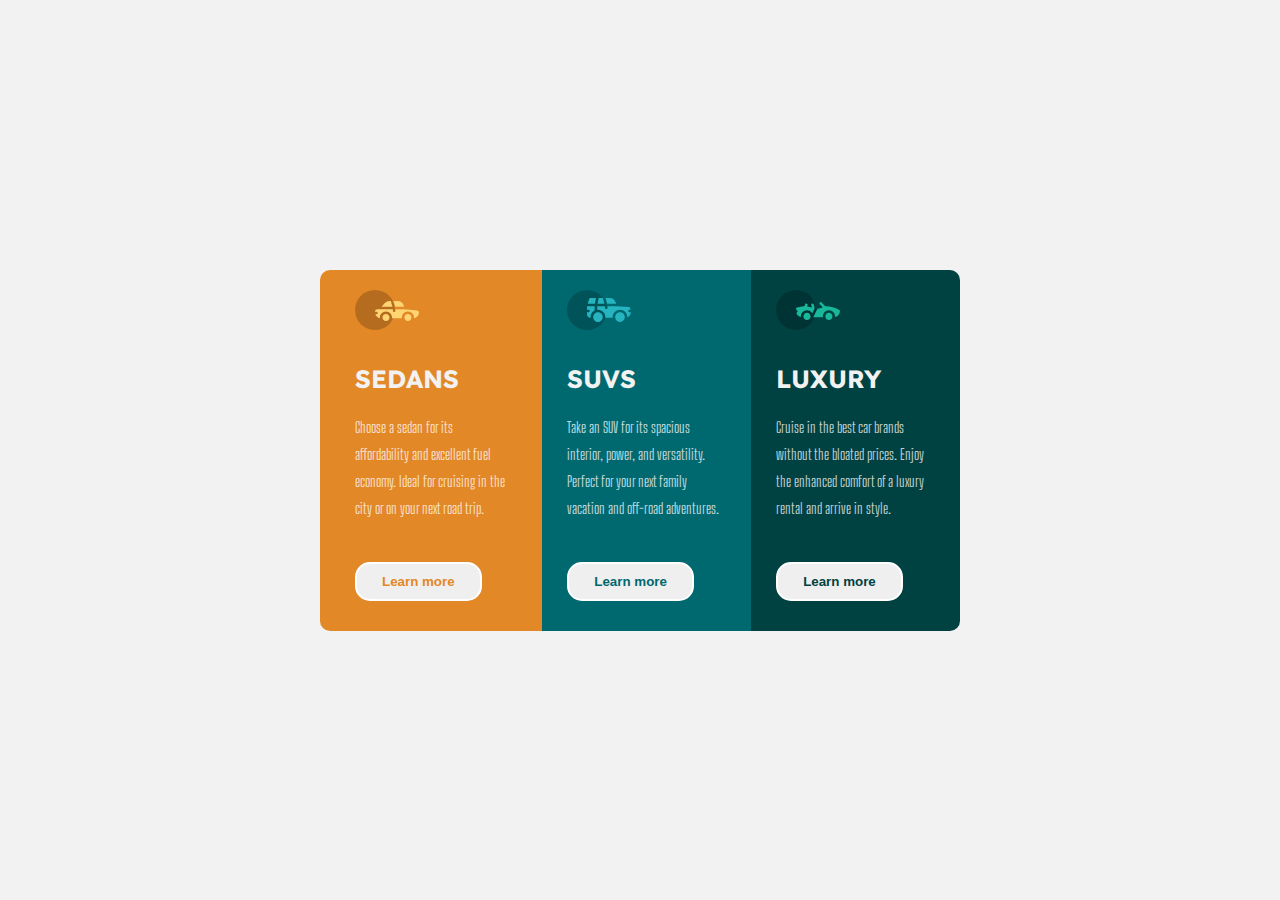
<file: index.html>
<!DOCTYPE html>
<html lang="en">
  <head>
    <meta charset="UTF-8" />
    <meta http-equiv="X-UA-Compatible" content="IE=edge" />
    <meta name="viewport" content="width=device-width, initial-scale=1.0" />

    <link rel="preconnect" href="https://fonts.googleapis.com" />
    <link rel="preconnect" href="https://fonts.gstatic.com" crossorigin />
    <link
      href="https://fonts.googleapis.com/css2?family=Lexend+Deca&display=swap"
      rel="stylesheet"
    />

    <link rel="preconnect" href="https://fonts.googleapis.com" />
    <link rel="preconnect" href="https://fonts.gstatic.com" crossorigin />
    <link
      href="https://fonts.googleapis.com/css2?family=Big+Shoulders+Display:wght@700&display=swap"
      rel="stylesheet"
    />

    <link rel="icon" href="img/favicon-32x32.png" />
    <link rel="stylesheet" href="grid.html" />
    <link rel="stylesheet" href="style.css" />
    <title>CSS Flexbox Layout</title>
  </head>
  <body>
    <main>
      <div class="container">
        <div class="flex-one">
          <img src="img/icon-sedans.svg" class="image-box" alt="SEDANS IMAGE" />
          <h3 class="heading">SEDANS</h3>
          <p class="text-box">
            Choose a sedan for its affordability and excellent fuel economy.
            Ideal for cruising in the city or on your next road trip.
          </p>
          <button class="button button-1">Learn more</button>
        </div>

        <div class="flex-two">
          <img src="img/icon-suvs.svg" class="image-box" alt="SUVS IMAGE" />
          <h3 class="heading">SUVS</h3>
          <p class="text-box">
            Take an SUV for its spacious interior, power, and versatility.
            Perfect for your next family vacation and off-road adventures.
          </p>
          <button class="button button-2">Learn more</button>
        </div>

        <div class="flex-three">
          <img src="img/icon-luxury.svg" class="image-box" alt="LUXURY IMAGE" />
          <h3 class="heading">LUXURY</h3>
          <p class="text-box">
            Cruise in the best car brands without the bloated prices. Enjoy the
            enhanced comfort of a luxury rental and arrive in style.
          </p>
          <button class="button button-3">Learn more</button>
        </div>
      </div>
    </main>
  </body>
</html>
</file>
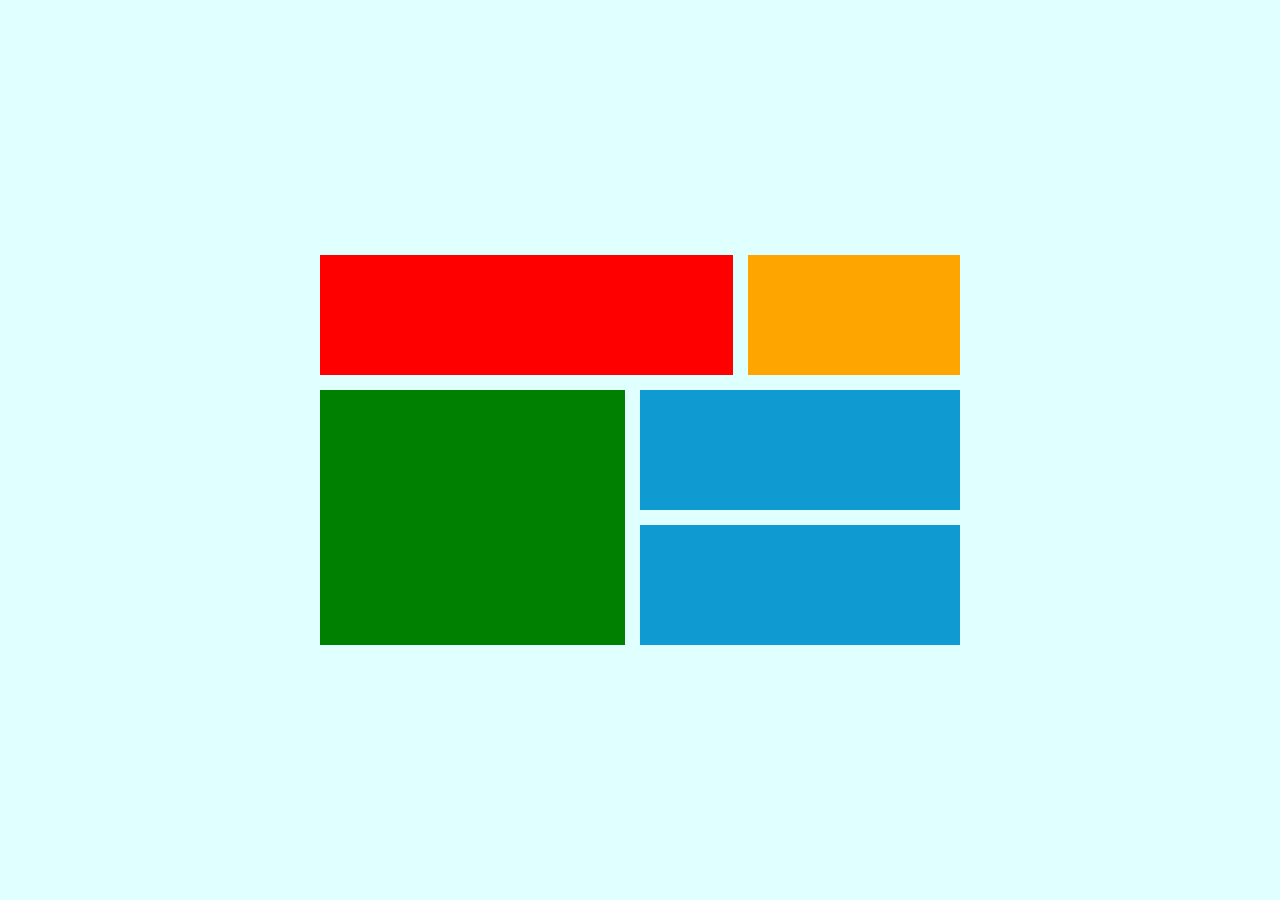
<file: grid.html>
<!DOCTYPE html>
<html lang="en">
  <head>
    <meta charset="UTF-8" />
    <meta http-equiv="X-UA-Compatible" content="IE=edge" />
    <meta name="viewport" content="width=device-width, initial-scale=1.0" />
    <link rel="stylesheet" href="index.html" />
    <link rel="stylesheet" href="grid.css" />
    <title>CSS Grid Layout</title>
  </head>
  <body>
    <main>
      <div class="first-box"></div>
      <div class="second-box"></div>
      <div class="third-box"></div>
      <div class="fourth-box"></div>
      <div class="fifth-box"></div>
    </main>
  </body>
</html>
</file>
<file: style.css>
* {
  margin: 0;
  padding: 0;
  box-sizing: border-box;
}

html body {
  font-family: "Big Shoulders Display", cursive !important;
  font-size: 15px;
  background-color: hsl(0, 0%, 95%);
}

@media (max-width: 1440px) {
  main {
    width: 50%;
    margin: auto;
    display: flex;
    align-items: center;
    justify-content: center;
    height: 100vh;
  }

  .container {
    display: flex;
    border-radius: 10px;
    overflow: hidden;
  }

  .flex-one {
    background-color: hsl(31, 77%, 52%);
    width: 100%;
    padding: 0 10px;
  }

  .flex-two {
    background-color: hsl(184, 100%, 22%);
    width: 100%;
  }

  .flex-three {
    background-color: hsl(179, 100%, 13%);
    width: 100%;
  }

  .heading {
    font-family: "Lexend Deca", sans-serif;
    color: hsl(0, 0%, 95%);
    padding: 10px 25px;
    font-size: 25px;
  }

  .container .text-box {
    font-family: "Big Shoulders Display", cursive !important;
    color: hsl(0, 0%, 100%, 0.75);
    padding: 10px 25px;
    line-height: 1.8;
  }

  .image-box {
    padding: 20px 25px;
  }

  .container .button {
    display: block;
    cursor: pointer;
    border: 2px solid #fff;
    padding: 10px 25px;
    margin: 30px 25px;
    border-radius: 15px;
  }

  .button:hover {
    background-color: transparent;
    color: #fff;
  }

  .button-1 {
    color: hsl(31, 77%, 52%);
    font-weight: 600;
  }

  .button-2 {
    color: hsl(184, 100%, 22%);
    font-weight: 600;
  }

  .button-3 {
    color: hsl(179, 100%, 13%);
    font-weight: 600;
  }
}

@media (max-width: 375px) {
  main {
    width: 100%;
    height: 100%;
  }

  .container {
    flex-direction: column;
  }
}
</file>
<file: grid.css>
* {
  margin: 0;
  padding: 0;
  box-sizing: border-box;
}

body {
  display: flex;
  place-items: center;
  height: 100vh;
  background-color: lightcyan;
}

main {
  display: grid;
  grid-template-areas:
    "first first first second"
    "third third fourth fourth"
    "third third fifth fifth";
  width: 50%;
  margin: auto;
  gap: 15px;
}

main div {
  padding: 60px;
}

.first-box {
  background-color: red;
  grid-area: first;
}

.second-box {
  background-color: orange;
  grid-area: second;
}

.third-box {
  background-color: green;
  grid-area: third;
}

.fourth-box {
  background-color: rgb(15, 154, 209);
  grid-area: fourth;
}

.fifth-box {
  background-color: rgb(15, 154, 209);
  grid-area: fifth;
}
</file>
